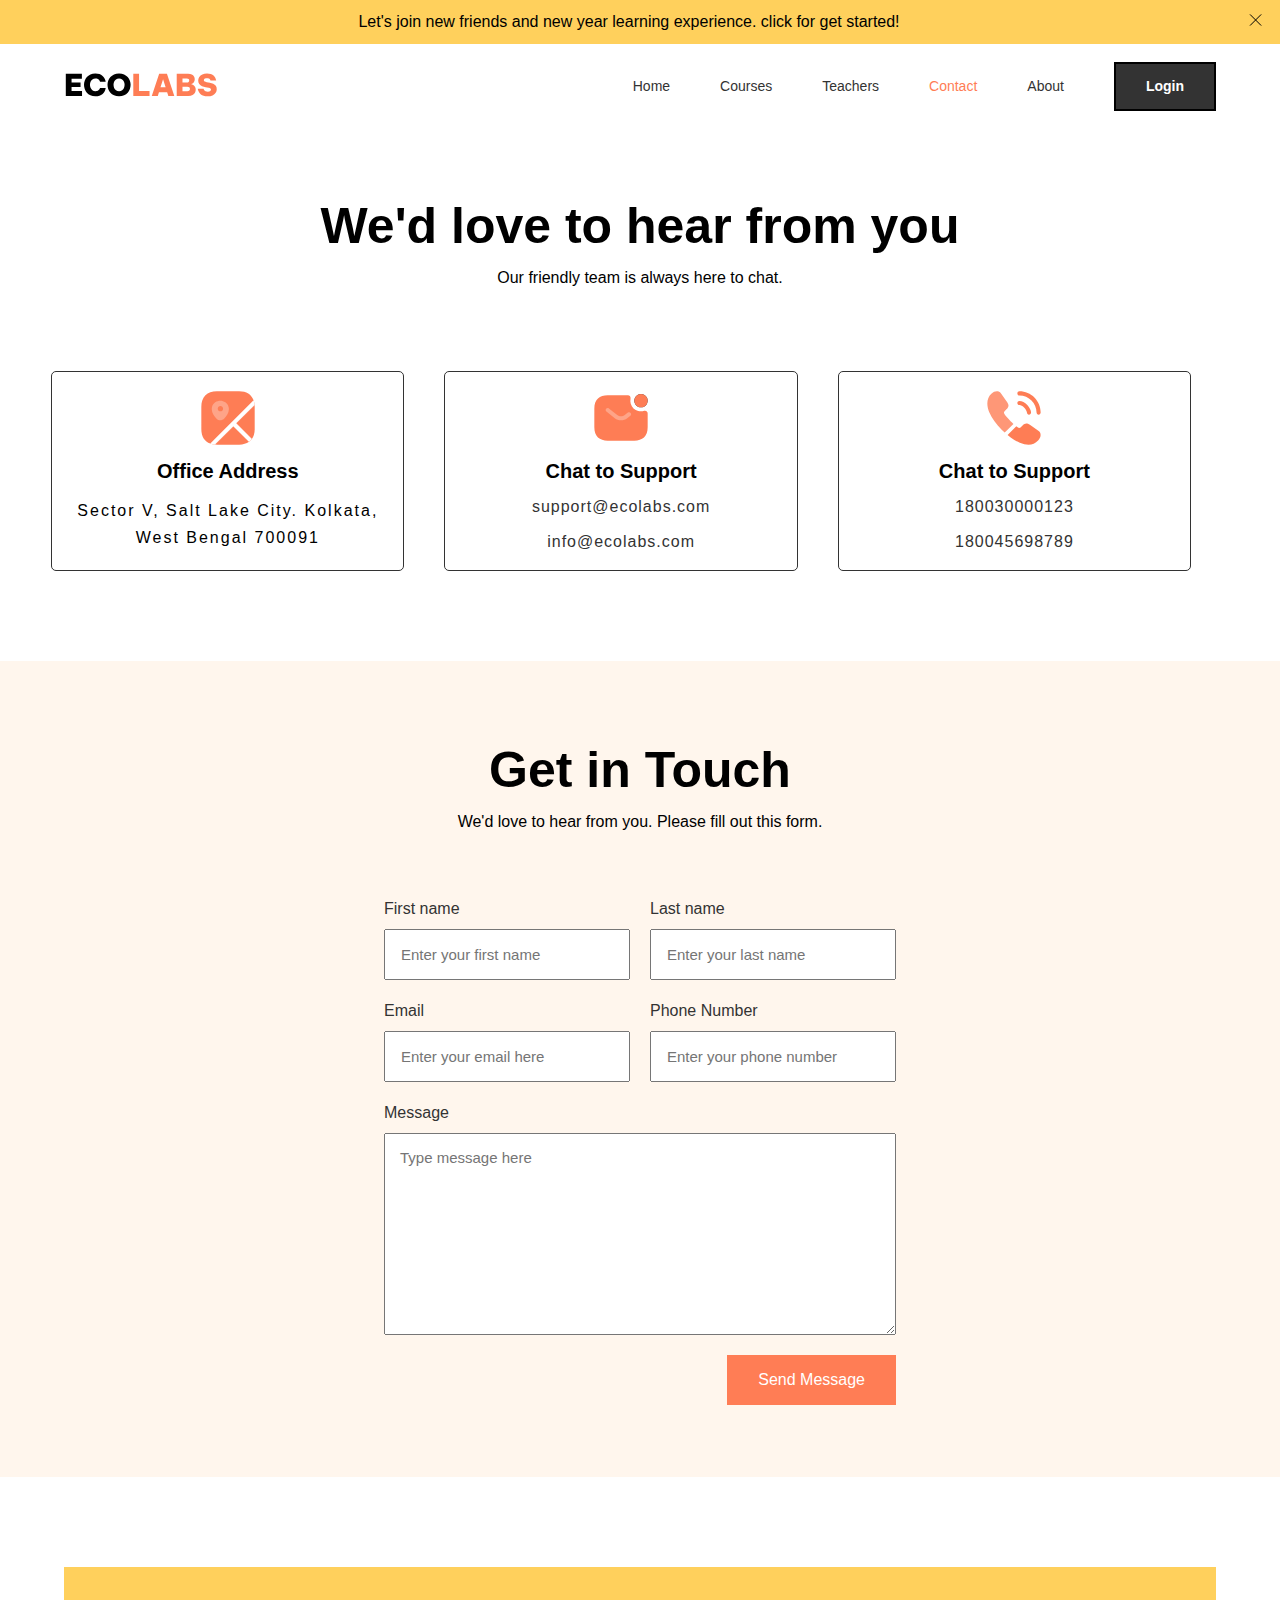
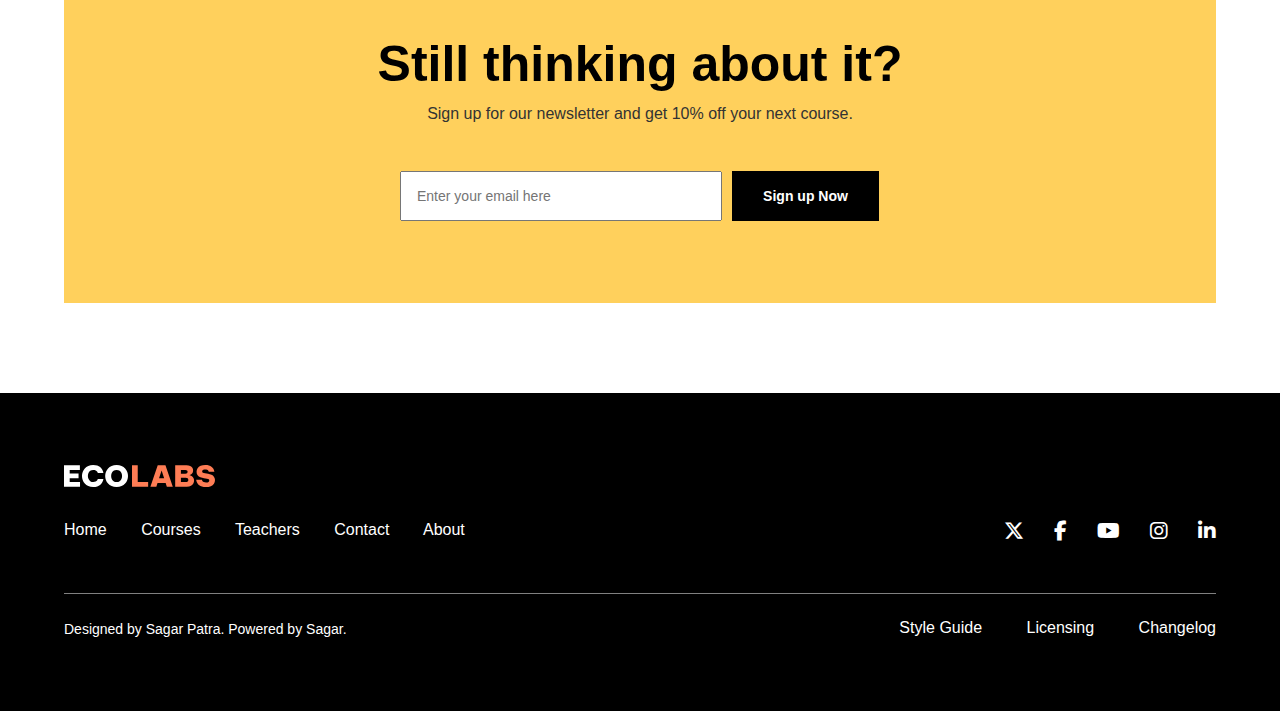
<file: contact.html>
<!DOCTYPE html>
<html lang="en">
<head>
    <meta charset="UTF-8">
    <meta name="viewport" content="width=device-width, initial-scale=1.0">
    <title>Contact EcoLabs</title>
    <!-- favicon -->
    <link rel="icon" href="/assets/logo.jpg">
    <link rel="stylesheet" href="contact.css">
    <link rel="stylesheet" href="@media_contact.css">
    <!-- font awesome icon -->
    <link rel="stylesheet" href="https://cdnjs.cloudflare.com/ajax/libs/font-awesome/6.4.2/css/all.min.css">
</head>
<body>
    <!-- maincontainer -->
    <div id="maincontainer">
        <!-- small heading -->
        <div class="sm-heading h-8 flex w-full items-center relative py-10px px-40px text-center bg-yellow-400">
            <div class="text-heading w-full">Let's join new friends and new year learning experience. click for get started!</div>
            <a class="text-delete" href="#"><img src="/assets/asset 0.svg" alt=""></a>
        </div>
        <!-- navbar -->
        <div id="navbar">
            <div class="logo"><a href="index.html"><img src="/assets/asset 1.svg" alt=""></a></div>
            <ul>
                <li><a href="index.html">Home</a></li>
                <li><a href="course.html">Courses</a></li>
                <li><a href="teachers.html">Teachers</a></li>
                <li><a href="contact.html" class="activated">Contact</a></li>
                <li><a href="about.html">About</a></li>
                <li><a href="login.html" id="contact-text" onclick="blur()">Login</a></li>
                <!-- <label for="show"><li><a href="#" for="show" id="contact-text">Contact</a></li></label> -->
            </ul>
        </div>
        <!-- Hamburger Menu -->
        <nav id="hamburger-nav">
            <input type="checkbox" id="check">
            <!-- <label for="check">
                <i class="ri-menu-3-line menu-btn"></i>
            </label> -->
            <div class="logo">
                <a href="index.html"><img src="/assets/asset 1.svg" alt=""></a>
                <label for="check" class="check-btn">
                    <i class="fa-solid fa-align-right menu-btn"></i>
                </label>
                <!-- <i class="ri-menu-3-line menu-btn"></i> -->
                <!-- <i class="ri-close-line close-btn"></i> -->
            </div>
            <ul class="mainMenu">
                <li><a href="index.html">Home</a></li>
                <li><a href="course.html">Courses</a></li>
                <li><a href="teachers.html">Teachers</a></li>
                <li><a href="contact.html" class="active">Contact</a></li>
                <li><a href="about.html" >About</a></li>
                <li><a href="login.html"  id="txt-contact">Login</a></li>
            </ul>
        </nav>
        <!-- page-title-section -->
        <div class="page-title-section">
            <h2 class="page-title">We'd love to hear from you</h2>
            <div class="sub-heading">Our friendly team is always here to chat.</div>
        </div>
        <!-- contact wrap -->
        <div class="contact-wrap">
            <!-- contact box 1 -->
            <div class="contact-box">
                <div class="contact-box-icon">
                    <img src="/contact_assets/asset 2.svg" alt="">
                </div>
                <!-- contact box title -->
                <div class="contact-box-title">Office Address</div>
                <!-- box paragraph -->
                <div class="contact-box-para">Sector V, Salt Lake City. Kolkata, West Bengal 700091</div>
            </div>
            <!-- contact box 2 -->
            <div class="contact-box">
                <div class="contact-box-icon">
                    <img src="/contact_assets/asset 3.svg" alt="">
                </div>
                <!-- contact box title -->
                <div class="contact-box-title">Chat to Support</div>
                <!-- contact links -->
                <div class="contact-link"><a href="#">support@ecolabs.com</a></div>
                <div class="contact-link"><a href="#">info@ecolabs.com</a></div>
            </div>
            <!-- contact box 3 -->
            <div class="contact-box">
                <div class="contact-box-icon">
                    <img src="/contact_assets/asset 4.svg" alt="">
                </div>
                <!-- contact box title -->
                <div class="contact-box-title">Chat to Support</div>
                <!-- contact links -->
                <div class="contact-link"><a href="#">180030000123</a></div>
                <div class="contact-link"><a href="#">180045698789</a></div>
            </div>
        </div>
        <!-- contact form section -->
        <div class="contact-form-section">
            <h2>Get in Touch</h2>
            <div class="sub-heading">We'd love to hear from you. Please fill out this form.</div>
            <!-- form message -->
            <div class="form">
                <!-- row 1 -->
                <div class="row">
                    <div class="field">
                        <div class="label">First name</div>
                        <input type="text" placeholder="Enter your first name">
                    </div>
                    <div class="field">
                        <div class="label">Last name</div>
                        <input type="text" placeholder="Enter your last name">
                    </div>
                </div>
                <!-- row 2 -->
                <div class="row">
                    <div class="field">
                        <div class="label">Email</div>
                        <input type="email" placeholder="Enter your email here">
                    </div>
                    <div class="field">
                        <div class="label">Phone Number</div>
                        <input type="number" placeholder="Enter your phone number">
                    </div>
                </div>
                <!-- row 3 -->
                <div class="row">
                    <div class="txtarea-field">
                        <div class="label">Message</div>
                        <textarea name="" id="" cols="30" rows="10" placeholder="Type message here"></textarea>
                    </div>
                </div>
                <!-- btn -->
                <div class="msg-btn">
                    <div class="btn">Send Message</div>
                </div>
            </div>
        </div>
        <!-- still thinking -->
        <div class="still-container">
            <div class="still-thinking">
                <h2 class="still-heading">Still thinking about it?</h2>
                <p class="still-desc">Sign up for our newsletter and get 10% off your next course.</p>
                <div class="input-boxBtn">
                    <input type="email" required placeholder="Enter your email here">
                    <a href="#" class="signup-btn">Sign up Now</a>
                </div>
            </div>
        </div>
        <!-- eight section (footer section) -->
        <footer id="footer">
            <!-- footer top -->
            <div class="footer-top">
                <!-- footer left -->
                <div class="ft-left">
                    <!-- footer logo -->
                    <a href="index.html"><img src="/assets/asset 24.svg" class="ft-logo" alt=""></a>
                    <div class="ft-links">
                        <div class="ft-link">
                            <a href="index.html">Home</a>
                            <a href="course.html">Courses</a>
                            <a href="teachers.html">Teachers</a>
                            <a href="contact.html">Contact</a>
                            <a href="about.html">About</a>
                        </div>
                        <!-- footer icons -->
                        <div class="ft-icons">
                            <a href="https://www.twitter.com/"><i class="fa-brands fa-x-twitter"></i></a>
                            <a href="https://www.facebook.com/"><i class="fa-brands fa-facebook-f"></i></a>
                            <a href="https://www.youtube.com/"><i class="fa-brands fa-youtube"></i></a>
                            <a href="https://www.instagram.com/"><i class="fa-brands fa-instagram"></i></a>
                            <a href="https://www.linkedin.com/in/thesagarpatra/"><i class="fa-brands fa-linkedin-in"></i></a>
                        </div>
                    </div>
                </div>
            </div>
            <!-- footer bottom -->
            <div class="footer-bottom">
                <div class="copyright-txt">Designed by <a href="https://www.linkedin.com/in/thesagarpatra/">Sagar Patra</a>. Powered by <a href="https://www.linkedin.com/in/thesagarpatra/">Sagar</a>.</div>
                <div class="ft-rightLinks">
                    <a href="#">Style Guide</a>
                    <a href="#">Licensing</a>
                    <a href="#">Changelog</a>
                </div>
            </div>
        </footer>
        <!-- maincontainer ends -->
    </div>
    <!-- adding JS -->
    <script src="script.js"></script>
</body>
</html>
</file>
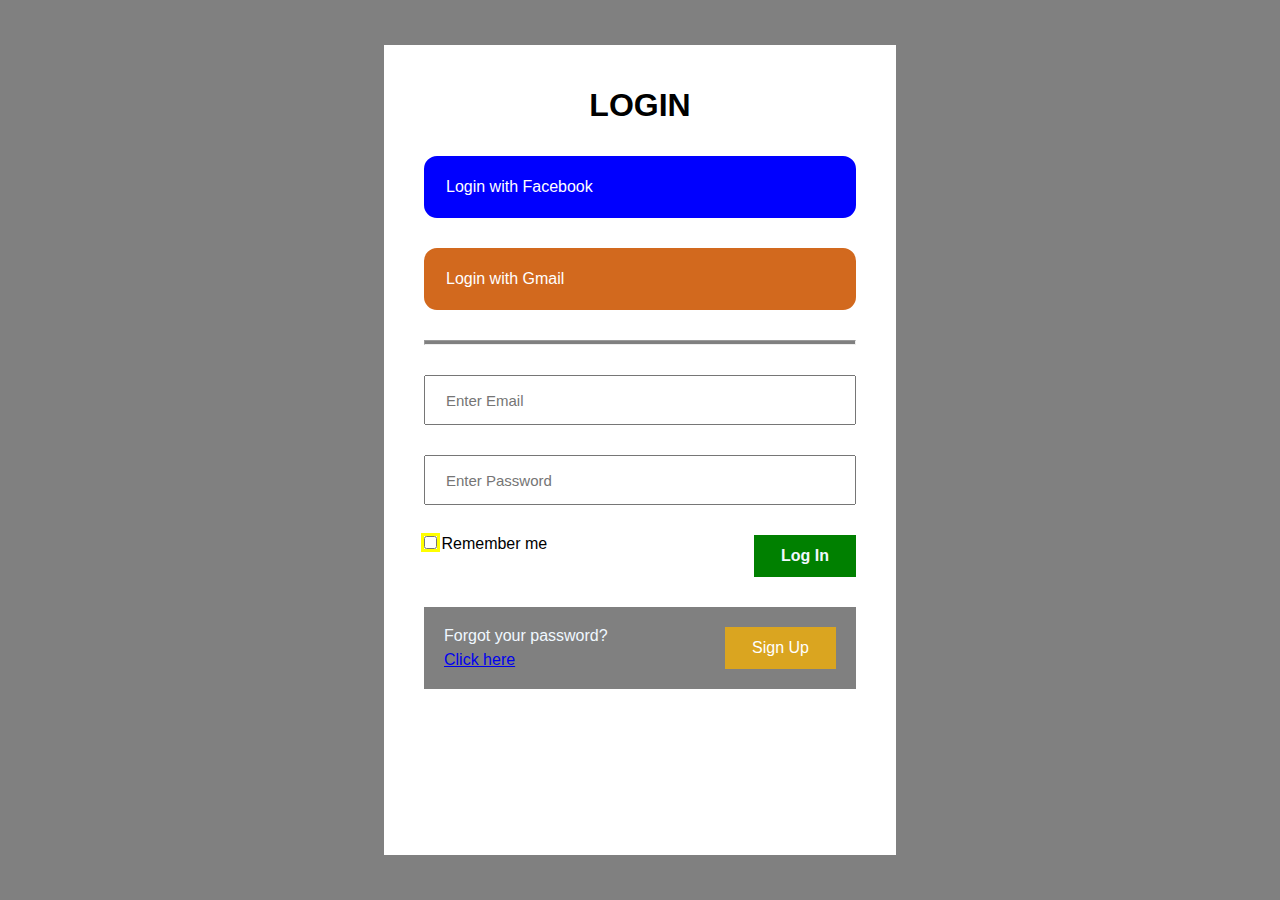
<file: login.html>
<!DOCTYPE html>
<html lang="en">
<head>
    <meta charset="UTF-8">
    <meta name="viewport" content="width=device-width, initial-scale=1.0">
    <title>Login Page</title>
    <!-- favicon -->
    <link rel="icon" href="/assets/logo.jpg">
    <link rel="stylesheet" href="login.css">
    <link rel="stylesheet" href="@media_login.css">
</head>
<body>
    <div id="maincontainer">
        <h2>Login</h2>
        <div class="fb">
            <a href="https://www.facebook.com">Login with Facebook</a>
        </div>
        <div class="gmail">
            <a href="https://www.gmail.com">Login with Gmail</a>
        </div><hr>

        <!-- email input -->
        <input class="input-email" type="email" name="" id="" placeholder="Enter Email">
        <!-- password input -->
        <input class="password" type="password" name="" id="" placeholder="Enter Password">
        <div class="login-flex">
            <div class="remember">
                <!-- remember me -->
                <input type="checkbox">
                <span>Remember me</span>
            </div>
            <!-- login btn -->
            <a href="#" class="login-btn">Log In</a>
        </div>
        <!-- forgot div main -->
        <div class="forgot-div">
            <div class="clickme">
                <div class="forgot">Forgot your password?</div>
                <a href="#" class="click-here">Click here</a>
            </div>
            <a href="#" class="sign-up">Sign Up</a>
        </div>
    </div>
</body>
</html>
</file>
<file: contact.css>
*{
    padding: 0;
    margin: 0;
    box-sizing: border-box;
    font-family: sans-serif;
}

a{
    text-decoration: none;
    color: #333333;
}

#maincontainer{
    height: auto;
    width: 100%;
    /* backdrop-filter: blur(15px); */
}

.sm-heading{
    height: 100%;
    width: 100%;
    position: relative;
    padding: 1vh 1vw;
    display: flex;
    align-items: center;
    text-align: center;
    background-color: #ffd05c;
}

.text-heading{
    width: 99%;
    /* background-color: green; */
}

/* .text-delete{
    align-items: end;
    background-color: red;
} */

#navbar{
    /* background-color: orange; */
    /* border: 2px solid orange; */
    height: 100%;   /* 86px */
    width: 100%;
    padding: 2vh 5vw;
    margin: 0;
    display: flex;
    align-items: center;
    justify-content: space-between;
}

#navbar ul{
    display: flex;
    align-items: center;
    list-style-type: none;
    gap: 50px;
}

#navbar ul li{
    color: #333333;
    display: flex;
    text-decoration: none;
    font-size: 14px;
    line-height: 21px;
    font-family: "Be Vietnam Pro", sans-serif;
}

a.activated{
    color: #ff7d55;
}

/* #contact-text{
    color: white;
    font-weight: bold;
    background-color: #333333;
    border: 1px solid #000;
    padding: 12px 30px;
} */

.contact-text:hover{
    color: white;
    transition: 0.7s ease-in;
}

.contact-text:hover{
    color: #fff;
    background-color: #333333;
}

#navbar ul li a:hover{
    color: #ff7d55;
    /* color: white; */
}

/* ul span li a{
    color: white;
    font-weight: bold;
    background-color: #333333;
    border: 1px solid #000;
    padding: 12px 30px;
} */

a#contact-text{
    color: #fff;
    font-weight: bold;
    background-color: #333333;
    border: 2px solid #000;
    padding: 12px 30px;
}

a#contact-text:hover{
    color: #000;
    background-color: #fff;
    border: 2px solid #000;
    padding: 12px 30px;
    transition: 0.7s ease;
}

/* Popup Login Form */

.popup-container{
    position: absolute;
    top: 50%;
    left: 50%;
    transform: translate(-50%, -50%);
    /* background-color: #FFD05C;
    width: 410px;
    padding: 30px;
    box-shadow: 0 0 8px rgba(0, 0, 0, 0.1); */
}

.popup-container{
    display: none;
    background-color: #FFD05C;
    width: 410px;
    padding: 30px;
    box-shadow: 0 0 8px rgba(0, 0, 0, 0.1);
    position: absolute;
    z-index: 1;
}

#show:checked ~ .popup-container{
    display: block;
}

.popup-container a i{
    color: #fff;
    position: absolute;
    right: 20px;
    top: 15px;
    font-size: 18px;
    cursor: pointer;
}

.popup-container .login-head{
    display: flex;
    text-align: center;
    align-items: center;
    justify-content: space-between;
    color: #fff;
    font-size: 30px;
    font-weight: 600;
    text-align: center;
    padding-bottom: 15px;
    border-bottom: 1px solid #fff;
    /* background-color: gray; */
}

.login-head i{
    /* display: flex; */
    font-size: 18px;
    text-align: center;
    /* align-items: flex-start; */
    justify-content: flex-end;
}

.popup-container form{
    margin-top: -20px;
}

.popup-container form .data{
    height: 45px;
    width: 100%;
    margin: 40px 0;
}

form .data label{
    font-size: 18px;
}

form .data input{
    height: 100%;
    width: 100%;
    padding-left: 10px;
    font-size: 17px;
    border: 1px solid silver;
}

form .data input:focus{
    border-color: #3498db;
    border-bottom-width: 2px;
}

form .forgot-password{
    margin-top: -8px;
}

form .forgot-password a{
    color: #3498db;
    text-decoration: none;
}

form .forgot-password a:hover{
    text-decoration: underline;
}

form .loginBtn{
    margin: 30px 0;
    height: 45px;
    width: 100%;
    position: relative;
    overflow: hidden;
}

form .loginBtn .inner{
    height: 100%;
    width: 300%;
    position: absolute;
    left: -100%;
    z-index: -1;
    background: -webkit-linear-gradient(right, #56d8e4, #9f01ea, #56d8e4, #9f01ea);
    transition: all 0.4s;
}

form .loginBtn:hover .inner{
    left: 0;
}

form .loginBtn button{
    height: 100%;
    width: 100%;
    background: none;
    border: none;
    color: #fff;
    font-weight: 500;
    text-transform: uppercase;
    letter-spacing: 1px;
    cursor: pointer;
}

form .signup-link{
    text-align: center;
}

form .signup-link a{
    color: #3498db;
    text-decoration: none;
}

form .signup-link a:hover{
    text-decoration: underline;
}

/* hamburger css */

#hamburger-nav{
    display: none;
    /* width: 100%; */
}

/* main css starts */

/* page-title-section */

.page-title-section{
    height: 100%;
    width: 100%;
    padding: 0 5vw;
    margin: 60px 0 80px 0;
    /* background-color: #3498db; */
}

.page-title{
    height: 100%;
    width: 100%;
    font-size: 50px;
    line-height: 75px;
    text-align: center;
    /* background-color: #9f01ea; */
}

.sub-heading{
    height: 100%;
    width: 100%;
    font-size: 16px;
    line-height: 27px;
    text-align: center;
    padding: 0 5vw;
    margin-bottom: 7vh;
    /* background-color: aquamarine; */
}

/* contact wrap */

.contact-wrap{
    height: 100%;
    width: 100%;
    padding: 0 4vw;
    display: flex;
    gap: 40px;
    /* background-color: green; */
}

.contact-box{
    height: 200px;
    width: 30%;
    padding: 10px;
    display: flex;
    text-align: center;
    flex-direction: column;
    border: 1px solid #333333;
    border-radius: 5px;
    /* background-color: gray; */
}

.contact-box:hover{
    box-shadow: 10px 5px 5px gray;
    transition: all 0.8s ease;
}

.contact-box-icon{
    height: 40%;
    width: 100%;
    display: flex;
    align-items: center;
    justify-content: center;
}

.contact-box-title{
    height: 20%;
    width: 100%;
    font-size: 20px;
    font-weight: bold;
    line-height: 30px;
    display: flex;
    align-items: center;
    justify-content: center;
    /* background-color: #FFD05C; */
}

.contact-box-para{
    height: 40%;
    width: 100%;
    font-size: 16px;
    line-height: 27px;
    letter-spacing: 2px;
    display: flex;
    align-items: center;
    justify-content: center;
    font-family: "Be Vietnam Pro", sans-serif;
    /* background-color: #ff7d55; */
}

.contact-link{
    height: 20%;
    width: 100%;
    display: flex;
    align-items: center;
    justify-content: center;
    /* background-color: #9f01ea; */
}

.contact-link a{
    /* font-weight: bold; */
    letter-spacing: 1px;
}

.contact-link a:hover{
    color: #ff7d55;
    transition: all 0.7s ease;
}

/* contact-form-section */

.contact-form-section{
    height: 100%;
    width: 100%;
    padding: 8vh 0;
    margin: 10vh 0;
    background-color: #fff6ed;
}

.contact-form-section h2{
    color: #000000;
    text-align: center;
    font-size: 50px;
    line-height: 75px;
}

.form{
    height: 100%;
    width: 590px;
    padding: 0 30%;
    margin: auto;
    display: flex;
    flex-direction: column;
    gap: 20px;
    /* background-color: gray; */
}

.row{
    height: 100%;
    width: 100%;
    display: flex;
    justify-content: space-between;
    /* flex-wrap: wrap; */
    gap: 20px;
}

.field{
    height: 100%;
    width: 50%;
    display: flex;
    flex-direction: column;
    gap: 10px;
}

.txtarea-field{
    height: 100%;
    width: 100%;
    display: flex;
    flex-direction: column;
    gap: 10px;
}

.label{
    color: #333333;
    height: 100%;
    width: 50%;
    font-size: 16px;
    line-height: 21px;
    display: flex;
    flex-direction: column;
}

input{
    padding: 15px;
    font-size: 15px;
}

textarea{
    height: 100%;
    width: 100%;
    padding: 15px;
    font-size: 15px;
}

.msg-btn{
    height: 100%;
    width: 100%;
    display: flex;
    justify-content: end;
}

.btn{
    color: #fff;
    padding: 15px 30px;
    cursor: pointer;
    border: 1px solid #ff7d55;
    background-color: #ff7d55;
}

.btn:hover{
    color: #000;
    background: none;
    transition: all 0.7s ease;
}

/* still thinking */

.still-container{
    height: 100%;
    width: 100%;
    padding: 0 5vw;
    margin: 10vh 0;
    /* background-color: green; */
}

.still-thinking{
    height: 336px;
    width: 100%;
    padding: 60px 40px;
    background-color: #FFD05C;
}

.still-heading{
    text-align: center;
    color: #000000;
    font-size: 50px;
    font-weight: bold;
    line-height: 75px;
}

.still-desc{
    text-align: center;
    color: #333333;
    font-size: 16px;
    line-height: 24px;
}

.input-boxBtn{
    height: 95px;
    width: 480px;
    margin: auto;
    padding-top: 45px;
    display: flex;
    text-align: center;
    /* align-items: center; */
    gap: 10px;
    /* background-color: gray; */
}

.input-boxBtn input{
    color: #333333;
    height: 50px;
    width: 322px;
    padding: 15px;
    font-size: 14px;
    line-height: 20px;
}

.signup-btn{
    color: #fff;
    height: 50px;
    width: 147px;
    font-size: 14px;
    font-weight: bold;
    line-height: 21px;
    text-align: center;
    padding: 14px 30px;
    border: 1px solid #000000;
    background-color: #000000;
}

.signup-btn:hover{
    color: #000000;
    border: 1px solid #000000;
    background-color: #fff;
    transition: all 0.8s ease;
}

/* Footer */

#footer{
    /* display: none; */
    height: 100%;
    width: 100%;
    padding: 8vh 5vw;
    background-color: #000000;
}

.footer-top{
    height: 128px;
    width: 100%;
    margin: auto;
    padding-bottom: 50px;
    /* background-color: #ff7d55; */
}

.ft-left{
    height: 78px;
    width: 100%;
    /* background-color: green; */
}

.ft-links{
    display: flex;
    justify-content: space-between;
    margin-top: 30px;
}

.ft-link a{
    color: #fff;
    margin-right: 30px;
}

.ft-link a:hover{
    color: #ff7d55;
    transition: all 0.7s ease;
}

.ft-icons{
    display: flex;
    gap: 30px;
}

.ft-icons i{
    font-size: 20px;
    color: #fff;
}

.footer-bottom{
    height: 46px;
    width: 100%;
    margin: auto;
    padding-top: 25px;
    display: flex;
    justify-content: space-between;
    border-top: 1px solid gray;
    /* background-color: #FFD05C; */
}

.copyright-txt{
    color: #fff;
    font-size: 14px;
    line-height: 21px;
}

.copyright-txt a{
    color: #fff;
}

.copyright-txt a:hover{
    color: #ff7d55;
    transition: all 0.7s ease;
}

.ft-rightLinks a{
    color: #fff;
    margin-left: 40px;
}

.ft-rightLinks a:hover{
    color: #ff7d55;
    transition: all 0.7s ease;
}
</file>
<file: @media_contact.css>
@media screen and (max-width: 1599px) {
    #maincontainer{
        height: auto;
        width: 100%;
        /* backdrop-filter: blur(15px); */
    }
    
    .sm-heading{
        height: 100%;
        width: 100%;
        position: relative;
        padding: 1vh 1vw;
        display: flex;
        align-items: center;
        text-align: center;
        background-color: #ffd05c;
    }
    
    .text-heading{
        width: 99%;
        /* background-color: green; */
    }
    
    /* .text-delete{
        align-items: end;
        background-color: red;
    } */
    
    #navbar{
        /* background-color: orange; */
        /* border: 2px solid orange; */
        height: 100%;   /* 86px */
        width: 100%;
        padding: 2vh 5vw;
        margin: 0;
        display: flex;
        align-items: center;
        justify-content: space-between;
    }
    
    #navbar ul{
        display: flex;
        align-items: center;
        list-style-type: none;
        gap: 50px;
    }
    
    #navbar ul li{
        color: #333333;
        display: flex;
        text-decoration: none;
        font-size: 14px;
        line-height: 21px;
        font-family: "Be Vietnam Pro", sans-serif;
    }
    
    a.activated{
        color: #ff7d55;
    }
    
    /* #contact-text{
        color: white;
        font-weight: bold;
        background-color: #333333;
        border: 1px solid #000;
        padding: 12px 30px;
    } */
    
    .contact-text:hover{
        color: white;
        transition: 0.7s ease-in;
    }
    
    .contact-text:hover{
        color: #fff;
        background-color: #333333;
    }
    
    #navbar ul li a:hover{
        color: #ff7d55;
        /* color: white; */
    }
    
    /* ul span li a{
        color: white;
        font-weight: bold;
        background-color: #333333;
        border: 1px solid #000;
        padding: 12px 30px;
    } */
    
    a#contact-text{
        color: #fff;
        font-weight: bold;
        background-color: #333333;
        border: 2px solid #000;
        padding: 12px 30px;
    }
    
    a#contact-text:hover{
        color: #000;
        background-color: #fff;
        border: 2px solid #000;
        padding: 12px 30px;
        transition: 0.7s ease;
    }
    
    /* Popup Login Form */
    
    .popup-container{
        position: absolute;
        top: 50%;
        left: 50%;
        transform: translate(-50%, -50%);
        /* background-color: #FFD05C;
        width: 410px;
        padding: 30px;
        box-shadow: 0 0 8px rgba(0, 0, 0, 0.1); */
    }
    
    .popup-container{
        display: none;
        background-color: #FFD05C;
        width: 410px;
        padding: 30px;
        box-shadow: 0 0 8px rgba(0, 0, 0, 0.1);
        position: absolute;
        z-index: 1;
    }
    
    #show:checked ~ .popup-container{
        display: block;
    }
    
    .popup-container a i{
        color: #fff;
        position: absolute;
        right: 20px;
        top: 15px;
        font-size: 18px;
        cursor: pointer;
    }
    
    .popup-container .login-head{
        display: flex;
        text-align: center;
        align-items: center;
        justify-content: space-between;
        color: #fff;
        font-size: 30px;
        font-weight: 600;
        text-align: center;
        padding-bottom: 15px;
        border-bottom: 1px solid #fff;
        /* background-color: gray; */
    }
    
    .login-head i{
        /* display: flex; */
        font-size: 18px;
        text-align: center;
        /* align-items: flex-start; */
        justify-content: flex-end;
    }
    
    .popup-container form{
        margin-top: -20px;
    }
    
    .popup-container form .data{
        height: 45px;
        width: 100%;
        margin: 40px 0;
    }
    
    form .data label{
        font-size: 18px;
    }
    
    form .data input{
        height: 100%;
        width: 100%;
        padding-left: 10px;
        font-size: 17px;
        border: 1px solid silver;
    }
    
    form .data input:focus{
        border-color: #3498db;
        border-bottom-width: 2px;
    }
    
    form .forgot-password{
        margin-top: -8px;
    }
    
    form .forgot-password a{
        color: #3498db;
        text-decoration: none;
    }
    
    form .forgot-password a:hover{
        text-decoration: underline;
    }
    
    form .loginBtn{
        margin: 30px 0;
        height: 45px;
        width: 100%;
        position: relative;
        overflow: hidden;
    }
    
    form .loginBtn .inner{
        height: 100%;
        width: 300%;
        position: absolute;
        left: -100%;
        z-index: -1;
        background: -webkit-linear-gradient(right, #56d8e4, #9f01ea, #56d8e4, #9f01ea);
        transition: all 0.4s;
    }
    
    form .loginBtn:hover .inner{
        left: 0;
    }
    
    form .loginBtn button{
        height: 100%;
        width: 100%;
        background: none;
        border: none;
        color: #fff;
        font-weight: 500;
        text-transform: uppercase;
        letter-spacing: 1px;
        cursor: pointer;
    }
    
    form .signup-link{
        text-align: center;
    }
    
    form .signup-link a{
        color: #3498db;
        text-decoration: none;
    }
    
    form .signup-link a:hover{
        text-decoration: underline;
    }
    
    /* hamburger css */
    
    #hamburger-nav{
        display: none;
        /* width: 100%; */
    }
    
    /* main css starts */
    
    /* page-title-section */
    
    .page-title-section{
        height: 100%;
        width: 100%;
        padding: 0 5vw;
        margin: 60px 0 80px 0;
        /* background-color: #3498db; */
    }
    
    .page-title{
        height: 100%;
        width: 100%;
        font-size: 50px;
        line-height: 75px;
        text-align: center;
        /* background-color: #9f01ea; */
    }
    
    .sub-heading{
        height: 100%;
        width: 100%;
        font-size: 16px;
        line-height: 27px;
        text-align: center;
        padding: 0 5vw;
        margin-bottom: 7vh;
        /* background-color: aquamarine; */
    }
    
    /* contact wrap */
    
    .contact-wrap{
        height: 100%;
        width: 100%;
        padding: 0 4vw;
        display: flex;
        gap: 40px;
        /* background-color: green; */
    }
    
    .contact-box{
        height: 200px;
        width: 30%;
        padding: 10px;
        display: flex;
        text-align: center;
        flex-direction: column;
        border: 1px solid #333333;
        border-radius: 5px;
        /* background-color: gray; */
    }
    
    .contact-box:hover{
        box-shadow: 10px 5px 5px gray;
        transition: all 0.8s ease;
    }
    
    .contact-box-icon{
        height: 40%;
        width: 100%;
        display: flex;
        align-items: center;
        justify-content: center;
    }
    
    .contact-box-title{
        height: 20%;
        width: 100%;
        font-size: 20px;
        font-weight: bold;
        line-height: 30px;
        display: flex;
        align-items: center;
        justify-content: center;
        /* background-color: #FFD05C; */
    }
    
    .contact-box-para{
        height: 40%;
        width: 100%;
        font-size: 16px;
        line-height: 27px;
        letter-spacing: 2px;
        display: flex;
        align-items: center;
        justify-content: center;
        font-family: "Be Vietnam Pro", sans-serif;
        /* background-color: #ff7d55; */
    }
    
    .contact-link{
        height: 20%;
        width: 100%;
        display: flex;
        align-items: center;
        justify-content: center;
        /* background-color: #9f01ea; */
    }
    
    .contact-link a{
        /* font-weight: bold; */
        letter-spacing: 1px;
    }
    
    .contact-link a:hover{
        color: #ff7d55;
        transition: all 0.7s ease;
    }
    
    /* contact-form-section */
    
    .contact-form-section{
        height: 100%;
        width: 100%;
        padding: 8vh 30vw;
        margin: 10vh 0;
        background-color: #fff6ed;
    }
    
    .contact-form-section h2{
        color: #000000;
        text-align: center;
        font-size: 50px;
        line-height: 75px;
    }
    
    .form{
        height: 100%;
        width: 100%;   /* 590px */
        padding: 0;
        margin: auto;
        display: flex;
        flex-direction: column;
        gap: 20px;
        /* background-color: gray; */
    }
    
    .row{
        height: 100%;
        width: 100%;
        display: flex;
        justify-content: space-between;
        /* flex-wrap: wrap; */
        gap: 20px;
    }
    
    .field{
        height: 100%;
        width: 50%;
        display: flex;
        flex-direction: column;
        gap: 10px;
    }
    
    .txtarea-field{
        height: 100%;
        width: 100%;
        display: flex;
        flex-direction: column;
        gap: 10px;
    }
    
    .label{
        color: #333333;
        height: 100%;
        width: 50%;
        font-size: 16px;
        line-height: 21px;
        display: flex;
        flex-direction: column;
    }
    
    input{
        padding: 15px;
        font-size: 15px;
    }
    
    textarea{
        height: 100%;
        width: 100%;
        padding: 15px;
        font-size: 15px;
    }
    
    .msg-btn{
        height: 100%;
        width: 100%;
        display: flex;
        justify-content: end;
    }
    
    .btn{
        color: #fff;
        padding: 15px 30px;
        cursor: pointer;
        border: 1px solid #ff7d55;
        background-color: #ff7d55;
    }
    
    .btn:hover{
        color: #000;
        background: none;
        transition: all 0.7s ease;
    }
    
    /* still thinking */
    
    .still-container{
        height: 100%;
        width: 100%;
        padding: 0 5vw;
        margin: 10vh 0;
        /* background-color: green; */
    }
    
    /* .still-thinking{
        height: 100%;
        width: 100%;
        background-color: gray;
    } */
    
    .still-thinking{
        height: 336px;
        width: 100%;
        padding: 60px 40px;
        background-color: #FFD05C;
    }
    
    .still-heading{
        text-align: center;
        color: #000000;
        font-size: 50px;
        font-weight: bold;
        line-height: 75px;
    }
    
    .still-desc{
        text-align: center;
        color: #333333;
        font-size: 16px;
        line-height: 24px;
    }
    
    .input-boxBtn{
        height: 95px;
        width: 480px;
        margin: auto;
        padding-top: 45px;
        display: flex;
        text-align: center;
        /* align-items: center; */
        gap: 10px;
        /* background-color: gray; */
    }
    
    .input-boxBtn input{
        color: #333333;
        height: 50px;
        width: 322px;
        padding: 15px;
        font-size: 14px;
        line-height: 20px;
    }
    
    .signup-btn{
        color: #fff;
        height: 50px;
        width: 147px;
        font-size: 14px;
        font-weight: bold;
        line-height: 21px;
        text-align: center;
        padding: 14px 30px;
        border: 1px solid #000000;
        background-color: #000000;
    }
    
    .signup-btn:hover{
        color: #000000;
        border: 1px solid #000000;
        background-color: #fff;
        transition: all 0.8s ease;
    }
    
    /* Footer */
    
    #footer{
        /* display: none; */
        height: 100%;
        width: 100%;
        padding: 8vh 5vw;
        background-color: #000000;
    }
    
    .footer-top{
        height: 128px;
        width: 100%;
        margin: auto;
        padding-bottom: 50px;
        /* background-color: #ff7d55; */
    }
    
    .ft-left{
        height: 78px;
        width: 100%;
        /* background-color: green; */
    }
    
    .ft-links{
        display: flex;
        justify-content: space-between;
        margin-top: 30px;
    }
    
    .ft-link a{
        color: #fff;
        margin-right: 30px;
    }
    
    .ft-link a:hover{
        color: #ff7d55;
        transition: all 0.7s ease;
    }
    
    .ft-icons{
        display: flex;
        gap: 30px;
    }
    
    .ft-icons i{
        font-size: 20px;
        color: #fff;
    }
    
    .footer-bottom{
        height: 46px;
        width: 100%;
        margin: auto;
        padding-top: 25px;
        display: flex;
        justify-content: space-between;
        border-top: 1px solid gray;
        /* background-color: #FFD05C; */
    }
    
    .copyright-txt{
        color: #fff;
        font-size: 14px;
        line-height: 21px;
    }
    
    .copyright-txt a{
        color: #fff;
    }
    
    .copyright-txt a:hover{
        color: #ff7d55;
        transition: all 0.7s ease;
    }
    
    .ft-rightLinks a{
        color: #fff;
        margin-left: 40px;
    }
    
    .ft-rightLinks a:hover{
        color: #ff7d55;
        transition: all 0.7s ease;
    }
}

/* ####################################################################################################### */

@media screen and (max-width: 575px) {
    .sm-heading{
        height: 85px;
        width: 100%;
        display: flex;
        justify-content: space-between;
        /* text-align: center; */
        align-items: center;
        padding: 15px 17px;
        background-color: #FFD05C;
    }
    
    #text-heading{
        color: #333333;
        line-height: 21px;
        position: relative;
        left: 0;
        font-size: 14px;
        letter-spacing: 1;
    }

    #navbar{
        display: none;
    }

    #hamburger-nav{
        display: flex;
        height: 80px;
        width: 100%;
    }

    nav{
        width: 100%;
    }
    
    a.active,a:hover{
        color: #ff7d55;
        transition: 1.5s ease;
    }
    
    .logo{
        height: 70px;
        width: 100%;
        padding: 15px 25px;
        padding-top: 30px;
        display: flex;
        justify-content: space-between;
        align-items: center;
    }
    
    .menu-btn{
        font-size: 30px;
        color: #000;
        float: right;
        line-height: 80px;
        cursor: pointer;
    }
    
    #check{
        display: none;
    }
    
    .close-btn{
        font-size: 30px;
        color: #000;
        float: right;
        line-height: 80px;
        cursor: pointer;
        display: none;
    }
    
    ul{
        color: #333333;
        position: absolute;
        width: 100%;
        height: fit-content;
        /* background: rgb(209, 195, 170); */
        background-color: #fff;
        top: -100%;
        left: 0;
        text-align: start;
        transition: all 0.7s;
        margin-top: 148px;
    }

    .mainMenu{
        z-index: 100;
    }
    
    nav ul li{
        display: block;
        padding: 20px;
    }
    
    nav ul li a{
        font-size: 15px;
    }
    
    a:hover, a.active{
        color: #ff7d55;
    }
    
    a#txt-contact{
        border: 2px solid #333333;
        display: block;
        text-align: center;
        padding: 15px 0px;
    }
    
    #check:checked ~ ul{
        top: 0;
    }

    /* Popup Login Form */
    
    .popup-container{
        position: absolute;
        top: 50%;
        left: 50%;
        transform: translate(-50%, -50%);
        /* background-color: #FFD05C;
        width: 410px;
        padding: 30px;
        box-shadow: 0 0 8px rgba(0, 0, 0, 0.1); */
    }
    
    .popup-container{
        display: none;
        background-color: #FFD05C;
        width: 410px;
        padding: 30px;
        box-shadow: 0 0 8px rgba(0, 0, 0, 0.1);
        position: absolute;
        z-index: 1;
    }
    
    #show:checked ~ .popup-container{
        display: block;
    }
    
    .popup-container a i{
        color: #fff;
        position: absolute;
        right: 20px;
        top: 15px;
        font-size: 18px;
        cursor: pointer;
    }
    
    .popup-container .login-head{
        display: flex;
        text-align: center;
        align-items: center;
        justify-content: space-between;
        color: #fff;
        font-size: 30px;
        font-weight: 600;
        text-align: center;
        padding-bottom: 15px;
        border-bottom: 1px solid #fff;
        /* background-color: gray; */
    }
    
    .login-head i{
        /* display: flex; */
        font-size: 18px;
        text-align: center;
        /* align-items: flex-start; */
        justify-content: flex-end;
    }
    
    .popup-container form{
        margin-top: -20px;
    }
    
    .popup-container form .data{
        height: 45px;
        width: 100%;
        margin: 40px 0;
    }
    
    form .data label{
        font-size: 18px;
    }
    
    form .data input{
        height: 100%;
        width: 100%;
        padding-left: 10px;
        font-size: 17px;
        border: 1px solid silver;
    }
    
    form .data input:focus{
        border-color: #3498db;
        border-bottom-width: 2px;
    }
    
    form .forgot-password{
        margin-top: -8px;
    }
    
    form .forgot-password a{
        color: #3498db;
        text-decoration: none;
    }
    
    form .forgot-password a:hover{
        text-decoration: underline;
    }
    
    form .loginBtn{
        margin: 30px 0;
        height: 45px;
        width: 100%;
        position: relative;
        overflow: hidden;
    }
    
    form .loginBtn .inner{
        height: 100%;
        width: 300%;
        position: absolute;
        left: -100%;
        z-index: -1;
        background: -webkit-linear-gradient(right, #56d8e4, #9f01ea, #56d8e4, #9f01ea);
        transition: all 0.4s;
    }
    
    form .loginBtn:hover .inner{
        left: 0;
    }
    
    form .loginBtn button{
        height: 100%;
        width: 100%;
        background: none;
        border: none;
        color: #fff;
        font-weight: 500;
        text-transform: uppercase;
        letter-spacing: 1px;
        cursor: pointer;
    }
    
    form .signup-link{
        text-align: center;
    }
    
    form .signup-link a{
        color: #3498db;
        text-decoration: none;
    }
    
    form .signup-link a:hover{
        text-decoration: underline;
    }

    /* container html starts */

    /* page-title-section */

    .page-title-section{
        height: 100%;
        width: 100%;
        padding: 0 5vw;
        margin: 5vh 0;
        /* background-color: #3498db; */
    }

    .page-title{
        height: 100%;
        width: 100%;
        font-size: 38px;
        line-height: 50px;
        text-align: center;
        /* background-color: #9f01ea; */
    }

    .sub-heading{
        height: 100%;
        width: 100%;
        font-size: 17px;
        line-height: 27px;
        text-align: center;
        padding: 0 1vw;
        /* background-color: aquamarine; */
    }

    /* contact wrap */

    .contact-wrap{
        height: 100%;
        width: 100%;
        padding: 0 4vw;
        display: flex;
        flex-wrap: wrap;
        justify-content: center;
        gap: 40px;
        /* background-color: green; */
    }

    .contact-box{
        height: 200px;
        width: 90%;
        padding: 10px;
        display: flex;
        text-align: center;
        flex-direction: column;
        border: 1px solid #333333;
        border-radius: 5px;
        /* background-color: gray; */
    }

    .contact-box:hover{
        box-shadow: 10px 5px 5px gray;
        transition: all 0.8s ease;
    }

    .contact-box-icon{
        height: 40%;
        width: 100%;
        display: flex;
        align-items: center;
        justify-content: center;
    }

    .contact-box-title{
        height: 20%;
        width: 100%;
        font-size: 20px;
        font-weight: bold;
        line-height: 30px;
        display: flex;
        align-items: center;
        justify-content: center;
        /* background-color: #FFD05C; */
    }

    .contact-box-para{
        height: 40%;
        width: 100%;
        font-size: 16px;
        line-height: 27px;
        letter-spacing: 2px;
        display: flex;
        align-items: center;
        justify-content: center;
        font-family: "Be Vietnam Pro", sans-serif;
        /* background-color: #ff7d55; */
    }

    .contact-link{
        height: 20%;
        width: 100%;
        display: flex;
        align-items: center;
        justify-content: center;
        /* background-color: #9f01ea; */
    }

    .contact-link a{
        /* font-weight: bold; */
        letter-spacing: 1px;
    }

    .contact-link a:hover{
        color: #ff7d55;
        transition: all 0.7s ease;
    }

    /* contact-form-section */

    .contact-form-section{
        height: 100%;
        width: 100%;
        padding: 8vh 5vw;
        margin: 10vh 0;
        background-color: #fff6ed;
    }

    .contact-form-section h2{
        color: #000000;
        text-align: center;
        font-size: 30px;
        line-height: 50px;
    }

    .form{
        height: 100%;
        width: 100%; /* 590px */
        padding: 0;
        margin: auto;
        display: flex;
        flex-direction: column;
        gap: 20px;
        /* background-color: gray; */
    }

    .row{
        height: 100%;
        width: 100%;
        display: flex;
        justify-content: space-between;
        /* flex-wrap: wrap; */
        gap: 20px;
    }

    .field{
        height: 100%;
        width: 50%;
        display: flex;
        flex-direction: column;
        gap: 10px;
    }

    .txtarea-field{
        height: 100%;
        width: 100%;
        display: flex;
        flex-direction: column;
        gap: 10px;
    }

    .label{
        color: #333333;
        height: 100%;
        width: 50%;
        font-size: 16px;
        line-height: 21px;
        display: flex;
        flex-direction: column;
    }

    input{
        padding: 15px;
        font-size: 15px;
    }

    textarea{
        height: 100%;
        width: 100%;
        padding: 15px;
        font-size: 15px;
    }

    .msg-btn{
        height: 100%;
        width: 100%;
        display: flex;
        justify-content: end;
    }

    .btn{
        color: #fff;
        padding: 15px 30px;
        cursor: pointer;
        border: 1px solid #ff7d55;
        background-color: #ff7d55;
    }

    .btn:hover{
        color: #000;
        background: none;
        transition: all 0.7s ease;
    }

    /* still thinking */

    .still-container{
        height: 100%;
        width: 100%;
        padding: 0 3vw;
        margin: 10vh 0;
        /* background-color: green; */
    }

    /* .still-thinking{
        height: 100%;
        width: 100%;
        background-color: gray;
    } */

    .still-thinking{
        height: 100%;
        width: 100%;
        padding: 50px 25px;
        background-color: #FFD05C;
    }

    .still-heading{
        text-align: center;
        color: #000000;
        font-size: 35px;
        font-weight: bold;
        line-height: 45px;
    }

    .still-desc{
        text-align: center;
        color: #333333;
        font-size: 15px;
        line-height: 21px;
    }

    .input-boxBtn{
        height: 100%;
        width: 100%;
        margin: auto;
        padding-top: 45px;
        display: flex;
        text-align: center;
        /* align-items: center; */
        gap: 10px;
        /* background-color: gray; */
    }

    .input-boxBtn input{
        color: #333333;
        height: 100%;
        width: 65%;
        padding: 15px;
        font-size: 14px;
        line-height: 20px;
    }

    .signup-btn{
        color: #fff;
        height: 100%;
        width: 35%;
        font-size: 14px;
        font-weight: bold;
        line-height: 21px;
        text-align: center;
        padding: 14px 20px;
        border: 1px solid #000000;
        background-color: #000000;
    }

    .signup-btn:hover{
        color: #000000;
        border: 1px solid #000000;
        background-color: #fff;
        transition: all 0.8s ease;
    }

    /* Footer */

    #footer{
        /* display: none; */
        height: 100%;
        width: 100%;
        padding: 8vh 5vw;
        background-color: #000000;
    }

    .footer-top{
        height: 100%;
        width: 100%;
        margin: auto;
        padding-bottom: 30px;
        display: flex;
        flex-wrap: wrap;
        /* background-color: #ff7d55; */
    }

    .ft-left{
        height: 100%;
        width: 100%;
        display: flex;
        flex-wrap: wrap;
        /* background-color: green; */
    }

    .ft-left a{
        margin: 0px auto;
    }

    .ft-links{
        display: flex;
        justify-content: center;
        flex-wrap: wrap;
        margin-top: 30px;
        gap: 30px;
    }

    .ft-link a{
        color: #fff;
        margin-right: 30px;
    }

    .ft-link a:hover{
        color: #ff7d55;
        transition: all 0.7s ease;
    }

    .ft-icons{
        display: flex;
        gap: 35px;
    }

    .ft-icons i{
        font-size: 20px;
        color: #fff;
    }

    .footer-bottom{
        height: 100%;
        width: 100%;
        margin: 0;
        padding-top: 25px;
        display: flex;
        flex-wrap: wrap;
        /* text-align: center; */
        justify-content: center;
        border-top: 1px solid gray;
        gap: 30px;
        /* background-color: #FFD05C; */
    }

    .copyright-txt{
        color: #fff;
        font-size: 14px;
        line-height: 21px;
    }

    .copyright-txt a{
        color: #fff;
    }

    .copyright-txt a:hover{
        color: #ff7d55;
        transition: all 0.7s ease;
    }

    .ft-rightLinks{
        display: flex;
        gap: 30px;
    }

    .ft-rightLinks a{
        color: #fff;
        margin-left: 0;
    }

    .ft-rightLinks a:hover{
        color: #ff7d55;
        transition: all 0.7s ease;
    }

}

/* ###################################################################################################### */

@media screen and (max-width: 479px) {
    .sm-heading{
        height: 85px;
        width: 100%;
        display: flex;
        justify-content: space-between;
        /* text-align: center; */
        align-items: center;
        padding: 15px 17px;
        background-color: #FFD05C;
    }
    
    #text-heading{
        color: #333333;
        line-height: 21px;
        position: relative;
        left: 0;
        font-size: 14px;
        letter-spacing: 1;
    }

    #navbar{
        display: none;
    }

    #hamburger-nav{
        display: flex;
        height: 80px;
        width: 100%;
    }

    nav{
        width: 100%;
    }
    
    a.active,a:hover{
        color: #ff7d55;
        transition: 1.5s ease;
    }
    
    .logo{
        height: 70px;
        width: 100%;
        padding: 15px 25px;
        padding-top: 30px;
        display: flex;
        justify-content: space-between;
        align-items: center;
    }
    
    .menu-btn{
        font-size: 30px;
        color: #000;
        float: right;
        line-height: 80px;
        cursor: pointer;
    }
    
    #check{
        display: none;
    }
    
    .close-btn{
        font-size: 30px;
        color: #000;
        float: right;
        line-height: 80px;
        cursor: pointer;
        display: none;
    }
    
    ul{
        color: #333333;
        position: absolute;
        width: 100%;
        height: fit-content;
        /* background: rgb(209, 195, 170); */
        background-color: #fff;
        top: -100%;
        left: 0;
        text-align: start;
        transition: all 0.7s;
        margin-top: 148px;
    }

    .mainMenu{
        z-index: 100;
    }
    
    nav ul li{
        display: block;
        padding: 20px;
    }
    
    nav ul li a{
        font-size: 15px;
    }
    
    a:hover, a.active{
        color: #ff7d55;
    }
    
    a#txt-contact{
        border: 2px solid #333333;
        display: block;
        text-align: center;
        padding: 15px 0px;
    }
    
    #check:checked ~ ul{
        top: 0;
    }

    /* Popup Login Form */
    
    .popup-container{
        position: absolute;
        top: 50%;
        left: 50%;
        transform: translate(-50%, -50%);
        /* background-color: #FFD05C;
        width: 410px;
        padding: 30px;
        box-shadow: 0 0 8px rgba(0, 0, 0, 0.1); */
    }
    
    .popup-container{
        display: none;
        background-color: #FFD05C;
        width: 410px;
        padding: 30px;
        box-shadow: 0 0 8px rgba(0, 0, 0, 0.1);
        position: absolute;
        z-index: 1;
    }
    
    #show:checked ~ .popup-container{
        display: block;
    }
    
    .popup-container a i{
        color: #fff;
        position: absolute;
        right: 20px;
        top: 15px;
        font-size: 18px;
        cursor: pointer;
    }
    
    .popup-container .login-head{
        display: flex;
        text-align: center;
        align-items: center;
        justify-content: space-between;
        color: #fff;
        font-size: 30px;
        font-weight: 600;
        text-align: center;
        padding-bottom: 15px;
        border-bottom: 1px solid #fff;
        /* background-color: gray; */
    }
    
    .login-head i{
        /* display: flex; */
        font-size: 18px;
        text-align: center;
        /* align-items: flex-start; */
        justify-content: flex-end;
    }
    
    .popup-container form{
        margin-top: -20px;
    }
    
    .popup-container form .data{
        height: 45px;
        width: 100%;
        margin: 40px 0;
    }
    
    form .data label{
        font-size: 18px;
    }
    
    form .data input{
        height: 100%;
        width: 100%;
        padding-left: 10px;
        font-size: 17px;
        border: 1px solid silver;
    }
    
    form .data input:focus{
        border-color: #3498db;
        border-bottom-width: 2px;
    }
    
    form .forgot-password{
        margin-top: -8px;
    }
    
    form .forgot-password a{
        color: #3498db;
        text-decoration: none;
    }
    
    form .forgot-password a:hover{
        text-decoration: underline;
    }
    
    form .loginBtn{
        margin: 30px 0;
        height: 45px;
        width: 100%;
        position: relative;
        overflow: hidden;
    }
    
    form .loginBtn .inner{
        height: 100%;
        width: 300%;
        position: absolute;
        left: -100%;
        z-index: -1;
        background: -webkit-linear-gradient(right, #56d8e4, #9f01ea, #56d8e4, #9f01ea);
        transition: all 0.4s;
    }
    
    form .loginBtn:hover .inner{
        left: 0;
    }
    
    form .loginBtn button{
        height: 100%;
        width: 100%;
        background: none;
        border: none;
        color: #fff;
        font-weight: 500;
        text-transform: uppercase;
        letter-spacing: 1px;
        cursor: pointer;
    }
    
    form .signup-link{
        text-align: center;
    }
    
    form .signup-link a{
        color: #3498db;
        text-decoration: none;
    }
    
    form .signup-link a:hover{
        text-decoration: underline;
    }

    /* container html starts */

    /* page-title-section */

    .page-title-section{
        height: 100%;
        width: 100%;
        padding: 0 5vw;
        margin: 5vh 0;
        /* background-color: #3498db; */
    }

    .page-title{
        height: 100%;
        width: 100%;
        font-size: 38px;
        line-height: 50px;
        text-align: center;
        /* background-color: #9f01ea; */
    }

    .sub-heading{
        height: 100%;
        width: 100%;
        font-size: 17px;
        line-height: 27px;
        text-align: center;
        padding: 0 1vw;
        /* background-color: aquamarine; */
    }

    /* contact wrap */

    .contact-wrap{
        height: 100%;
        width: 100%;
        padding: 0 4vw;
        display: flex;
        flex-wrap: wrap;
        justify-content: center;
        gap: 40px;
        /* background-color: green; */
    }

    .contact-box{
        height: 200px;
        width: 90%;
        padding: 10px;
        display: flex;
        text-align: center;
        flex-direction: column;
        border: 1px solid #333333;
        border-radius: 5px;
        /* background-color: gray; */
    }

    .contact-box:hover{
        box-shadow: 10px 5px 5px gray;
        transition: all 0.8s ease;
    }

    .contact-box-icon{
        height: 40%;
        width: 100%;
        display: flex;
        align-items: center;
        justify-content: center;
    }

    .contact-box-title{
        height: 20%;
        width: 100%;
        font-size: 20px;
        font-weight: bold;
        line-height: 30px;
        display: flex;
        align-items: center;
        justify-content: center;
        /* background-color: #FFD05C; */
    }

    .contact-box-para{
        height: 40%;
        width: 100%;
        font-size: 16px;
        line-height: 27px;
        letter-spacing: 2px;
        display: flex;
        align-items: center;
        justify-content: center;
        font-family: "Be Vietnam Pro", sans-serif;
        /* background-color: #ff7d55; */
    }

    .contact-link{
        height: 20%;
        width: 100%;
        display: flex;
        align-items: center;
        justify-content: center;
        /* background-color: #9f01ea; */
    }

    .contact-link a{
        /* font-weight: bold; */
        letter-spacing: 1px;
    }

    .contact-link a:hover{
        color: #ff7d55;
        transition: all 0.7s ease;
    }

    /* contact-form-section */

    .contact-form-section{
        height: 100%;
        width: 100%;
        padding: 8vh 5vw;
        margin: 10vh 0;
        background-color: #fff6ed;
    }

    .contact-form-section h2{
        color: #000000;
        text-align: center;
        font-size: 30px;
        line-height: 50px;
    }

    .form{
        height: 100%;
        width: 100%; /* 590px */
        padding: 0;
        margin: auto;
        display: flex;
        flex-direction: column;
        gap: 20px;
        /* background-color: gray; */
    }

    .row{
        height: 100%;
        width: 100%;
        display: flex;
        flex-direction: column;
        justify-content: space-between;
        /* flex-wrap: wrap; */
        gap: 20px;
    }

    .field{
        height: 100%;
        width: 100%;
        display: flex;
        flex-direction: column;
        gap: 10px;
    }

    .txtarea-field{
        height: 100%;
        width: 100%;
        display: flex;
        flex-direction: column;
        gap: 10px;
    }

    .label{
        color: #333333;
        height: 100%;
        width: 100%;
        font-size: 16px;
        line-height: 21px;
        display: flex;
        flex-direction: column;
    }

    input{
        padding: 13px;
        font-size: 15px;
    }

    textarea{
        height: 100%;
        width: 100%;
        padding: 15px;
        font-size: 15px;
    }

    .msg-btn{
        height: 100%;
        width: 100%;
        display: flex;
        justify-content: end;
    }

    .btn{
        color: #fff;
        padding: 15px 30px;
        cursor: pointer;
        border: 1px solid #ff7d55;
        background-color: #ff7d55;
    }

    .btn:hover{
        color: #000;
        background: none;
        transition: all 0.7s ease;
    }

    /* still thinking */

    .still-container{
        height: 100%;
        width: 100%;
        padding: 0 3vw;
        margin: 10vh 0;
        /* background-color: green; */
    }

    .still-thinking{
        height: 100%;
        width: 100%;
        padding: 40px 20px;
        background-color: #FFD05C;
    }

    .still-heading{
        text-align: center;
        color: #000000;
        font-size: 30px;
        font-weight: bold;
        line-height: 45px;
    }

    .still-desc{
        text-align: center;
        color: #333333;
        font-size: 15px;
        line-height: 21px;
    }

    .input-boxBtn{
        height: 100%;
        width: 100%;
        margin: auto;
        padding-top: 35px;
        display: flex;
        flex-wrap: wrap;
        text-align: center;
        /* align-items: center; */
        gap: 10px;
        /* background-color: gray; */
    }

    .input-boxBtn input{
        color: #333333;
        height: 100%;
        width: 100%;
        padding: 15px;
        font-size: 14px;
        line-height: 20px;
    }

    .signup-btn{
        color: #fff;
        height: 100%;
        width: 100%;
        font-size: 14px;
        font-weight: bold;
        line-height: 21px;
        text-align: center;
        padding: 14px 20px;
        border: 1px solid #000000;
        background-color: #000000;
    }

    .signup-btn:hover{
        color: #000000;
        border: 1px solid #000000;
        background-color: #fff;
        transition: all 0.8s ease;
    }

    /* Footer */

    #footer{
        /* display: none; */
        height: 100%;
        width: 100%;
        padding: 8vh 5vw;
        background-color: #000000;
    }

    .footer-top{
        height: 100%;
        width: 100%;
        margin: auto;
        padding-bottom: 30px;
        display: flex;
        flex-wrap: wrap;
        /* background-color: #ff7d55; */
    }

    .ft-left{
        height: 100%;
        width: 100%;
        display: flex;
        flex-wrap: wrap;
        /* background-color: green; */
    }

    .ft-left a{
        margin: 0px auto;
    }

    .ft-links{
        display: flex;
        justify-content: center;
        flex-wrap: wrap;
        margin-top: 30px;
        gap: 30px;
    }

    .ft-link a{
        color: #fff;
        font-size: 13px;
        margin-right: 20px;
    }

    .ft-link a:hover{
        color: #ff7d55;
        transition: all 0.7s ease;
    }

    .ft-icons{
        display: flex;
        gap: 35px;
    }

    .ft-icons i{
        font-size: 20px;
        color: #fff;
    }

    .footer-bottom{
        height: 100%;
        width: 100%;
        margin: 0;
        padding-top: 25px;
        display: flex;
        flex-wrap: wrap;
        /* text-align: center; */
        justify-content: center;
        border-top: 1px solid gray;
        gap: 30px;
        /* background-color: #FFD05C; */
    }

    .copyright-txt{
        color: #fff;
        font-size: 14px;
        line-height: 21px;
    }

    .copyright-txt a{
        color: #fff;
    }

    .copyright-txt a:hover{
        color: #ff7d55;
        transition: all 0.7s ease;
    }

    .ft-rightLinks{
        display: flex;
        gap: 30px;
    }

    .ft-rightLinks a{
        color: #fff;
        margin-left: 0;
    }

    .ft-rightLinks a:hover{
        color: #ff7d55;
        transition: all 0.7s ease;
    }

}

/* ###################################################################################################### */

@media screen and (max-width: 379px) {
    .sm-heading{
        height: 85px;
        width: 100%;
        display: flex;
        justify-content: space-between;
        /* text-align: center; */
        align-items: center;
        padding: 15px 17px;
        background-color: #FFD05C;
    }
    
    #text-heading{
        color: #333333;
        line-height: 21px;
        position: relative;
        left: 0;
        font-size: 14px;
        letter-spacing: 1;
    }

    #navbar{
        display: none;
    }

    #hamburger-nav{
        display: flex;
        height: 80px;
        width: 100%;
    }

    nav{
        width: 100%;
    }
    
    a.active,a:hover{
        color: #ff7d55;
        transition: 1.5s ease;
    }
    
    .logo{
        height: 70px;
        width: 100%;
        padding: 15px 25px;
        padding-top: 30px;
        display: flex;
        justify-content: space-between;
        align-items: center;
    }
    
    .menu-btn{
        font-size: 30px;
        color: #000;
        float: right;
        line-height: 80px;
        cursor: pointer;
    }
    
    #check{
        display: none;
    }
    
    .close-btn{
        font-size: 30px;
        color: #000;
        float: right;
        line-height: 80px;
        cursor: pointer;
        display: none;
    }
    
    ul{
        color: #333333;
        position: absolute;
        width: 100%;
        height: fit-content;
        /* background: rgb(209, 195, 170); */
        background-color: #fff;
        top: -100%;
        left: 0;
        text-align: start;
        transition: all 0.7s;
        margin-top: 148px;
    }

    .mainMenu{
        z-index: 100;
    }
    
    nav ul li{
        display: block;
        padding: 20px;
    }
    
    nav ul li a{
        font-size: 15px;
    }
    
    a:hover, a.active{
        color: #ff7d55;
    }
    
    a#txt-contact{
        border: 2px solid #333333;
        display: block;
        text-align: center;
        padding: 15px 0px;
    }
    
    #check:checked ~ ul{
        top: 0;
    }

    /* Popup Login Form */
    
    .popup-container{
        position: absolute;
        top: 50%;
        left: 50%;
        transform: translate(-50%, -50%);
        /* background-color: #FFD05C;
        width: 410px;
        padding: 30px;
        box-shadow: 0 0 8px rgba(0, 0, 0, 0.1); */
    }
    
    .popup-container{
        display: none;
        background-color: #FFD05C;
        width: 410px;
        padding: 30px;
        box-shadow: 0 0 8px rgba(0, 0, 0, 0.1);
        position: absolute;
        z-index: 1;
    }
    
    #show:checked ~ .popup-container{
        display: block;
    }
    
    .popup-container a i{
        color: #fff;
        position: absolute;
        right: 20px;
        top: 15px;
        font-size: 18px;
        cursor: pointer;
    }
    
    .popup-container .login-head{
        display: flex;
        text-align: center;
        align-items: center;
        justify-content: space-between;
        color: #fff;
        font-size: 30px;
        font-weight: 600;
        text-align: center;
        padding-bottom: 15px;
        border-bottom: 1px solid #fff;
        /* background-color: gray; */
    }
    
    .login-head i{
        /* display: flex; */
        font-size: 18px;
        text-align: center;
        /* align-items: flex-start; */
        justify-content: flex-end;
    }
    
    .popup-container form{
        margin-top: -20px;
    }
    
    .popup-container form .data{
        height: 45px;
        width: 100%;
        margin: 40px 0;
    }
    
    form .data label{
        font-size: 18px;
    }
    
    form .data input{
        height: 100%;
        width: 100%;
        padding-left: 10px;
        font-size: 17px;
        border: 1px solid silver;
    }
    
    form .data input:focus{
        border-color: #3498db;
        border-bottom-width: 2px;
    }
    
    form .forgot-password{
        margin-top: -8px;
    }
    
    form .forgot-password a{
        color: #3498db;
        text-decoration: none;
    }
    
    form .forgot-password a:hover{
        text-decoration: underline;
    }
    
    form .loginBtn{
        margin: 30px 0;
        height: 45px;
        width: 100%;
        position: relative;
        overflow: hidden;
    }
    
    form .loginBtn .inner{
        height: 100%;
        width: 300%;
        position: absolute;
        left: -100%;
        z-index: -1;
        background: -webkit-linear-gradient(right, #56d8e4, #9f01ea, #56d8e4, #9f01ea);
        transition: all 0.4s;
    }
    
    form .loginBtn:hover .inner{
        left: 0;
    }
    
    form .loginBtn button{
        height: 100%;
        width: 100%;
        background: none;
        border: none;
        color: #fff;
        font-weight: 500;
        text-transform: uppercase;
        letter-spacing: 1px;
        cursor: pointer;
    }
    
    form .signup-link{
        text-align: center;
    }
    
    form .signup-link a{
        color: #3498db;
        text-decoration: none;
    }
    
    form .signup-link a:hover{
        text-decoration: underline;
    }

    /* container html starts */

    /* page-title-section */

    .page-title-section{
        height: 100%;
        width: 100%;
        padding: 0 5vw;
        margin: 5vh 0;
        /* background-color: #3498db; */
    }

    .page-title{
        height: 100%;
        width: 100%;
        font-size: 30px;
        line-height: 40px;
        text-align: center;
        /* background-color: #9f01ea; */
    }

    .sub-heading{
        height: 100%;
        width: 100%;
        font-size: 17px;
        line-height: 27px;
        text-align: center;
        padding: 0 1vw;
        /* background-color: aquamarine; */
    }

    /* contact wrap */

    .contact-wrap{
        height: 100%;
        width: 100%;
        padding: 0 4vw;
        display: flex;
        flex-wrap: wrap;
        justify-content: center;
        gap: 40px;
        /* background-color: green; */
    }

    .contact-box{
        height: 200px;
        width: 90%;
        padding: 10px;
        display: flex;
        text-align: center;
        flex-direction: column;
        border: 1px solid #333333;
        border-radius: 5px;
        /* background-color: gray; */
    }

    .contact-box:hover{
        box-shadow: 10px 5px 5px gray;
        transition: all 0.8s ease;
    }

    .contact-box-icon{
        height: 40%;
        width: 100%;
        display: flex;
        align-items: center;
        justify-content: center;
    }

    .contact-box-title{
        height: 20%;
        width: 100%;
        font-size: 20px;
        font-weight: bold;
        line-height: 30px;
        display: flex;
        align-items: center;
        justify-content: center;
        /* background-color: #FFD05C; */
    }

    .contact-box-para{
        height: 40%;
        width: 100%;
        font-size: 16px;
        line-height: 27px;
        letter-spacing: 2px;
        display: flex;
        align-items: center;
        justify-content: center;
        font-family: "Be Vietnam Pro", sans-serif;
        /* background-color: #ff7d55; */
    }

    .contact-link{
        height: 20%;
        width: 100%;
        display: flex;
        align-items: center;
        justify-content: center;
        /* background-color: #9f01ea; */
    }

    .contact-link a{
        /* font-weight: bold; */
        letter-spacing: 1px;
    }

    .contact-link a:hover{
        color: #ff7d55;
        transition: all 0.7s ease;
    }

    /* contact-form-section */

    .contact-form-section{
        height: 100%;
        width: 100%;
        padding: 8vh 5vw;
        margin: 10vh 0;
        background-color: #fff6ed;
    }

    .contact-form-section h2{
        color: #000000;
        text-align: center;
        font-size: 30px;
        line-height: 50px;
    }

    .form{
        height: 100%;
        width: 100%; /* 590px */
        padding: 0;
        margin: auto;
        display: flex;
        flex-direction: column;
        gap: 20px;
        /* background-color: gray; */
    }

    .row{
        height: 100%;
        width: 100%;
        display: flex;
        flex-direction: column;
        justify-content: space-between;
        /* flex-wrap: wrap; */
        gap: 20px;
    }

    .field{
        height: 100%;
        width: 100%;
        display: flex;
        flex-direction: column;
        gap: 10px;
    }

    .txtarea-field{
        height: 100%;
        width: 100%;
        display: flex;
        flex-direction: column;
        gap: 10px;
    }

    .label{
        color: #333333;
        height: 100%;
        width: 100%;
        font-size: 16px;
        line-height: 21px;
        display: flex;
        flex-direction: column;
    }

    input{
        padding: 13px;
        font-size: 15px;
    }

    textarea{
        height: 100%;
        width: 100%;
        padding: 15px;
        font-size: 15px;
    }

    .msg-btn{
        height: 100%;
        width: 100%;
        display: flex;
        justify-content: end;
    }

    .btn{
        color: #fff;
        padding: 15px 30px;
        cursor: pointer;
        border: 1px solid #ff7d55;
        background-color: #ff7d55;
    }

    .btn:hover{
        color: #000;
        background: none;
        transition: all 0.7s ease;
    }

    /* still thinking */

    .still-container{
        height: 100%;
        width: 100%;
        padding: 0 3vw;
        margin: 10vh 0;
        /* background-color: green; */
    }

    /* .still-thinking{
        height: 100%;
        width: 100%;
        background-color: gray;
    } */

    .still-thinking{
        height: 100%;
        width: 100%;
        padding: 40px 20px;
        background-color: #FFD05C;
    }

    .still-heading{
        text-align: center;
        color: #000000;
        font-size: 27px;
        font-weight: bold;
        line-height: 45px;
    }

    .still-desc{
        text-align: center;
        color: #333333;
        font-size: 15px;
        line-height: 21px;
    }

    .input-boxBtn{
        height: 100%;
        width: 100%;
        margin: auto;
        padding-top: 35px;
        display: flex;
        flex-wrap: wrap;
        text-align: center;
        /* align-items: center; */
        gap: 10px;
        /* background-color: gray; */
    }

    .input-boxBtn input{
        color: #333333;
        height: 100%;
        width: 100%;
        padding: 15px;
        font-size: 14px;
        line-height: 20px;
    }

    .signup-btn{
        color: #fff;
        height: 100%;
        width: 100%;
        font-size: 14px;
        font-weight: bold;
        line-height: 21px;
        text-align: center;
        padding: 14px 20px;
        border: 1px solid #000000;
        background-color: #000000;
    }

    .signup-btn:hover{
        color: #000000;
        border: 1px solid #000000;
        background-color: #fff;
        transition: all 0.8s ease;
    }

    /* Footer */

    #footer{
        /* display: none; */
        height: 100%;
        width: 100%;
        padding: 8vh 5vw;
        background-color: #000000;
    }

    .footer-top{
        height: 100%;
        width: 100%;
        margin: auto;
        padding-bottom: 30px;
        display: flex;
        flex-wrap: wrap;
        /* background-color: #ff7d55; */
    }

    .ft-left{
        height: 100%;
        width: 100%;
        display: flex;
        flex-wrap: wrap;
        /* background-color: green; */
    }

    .ft-left a{
        margin: 0px auto;
    }

    .ft-links{
        display: flex;
        justify-content: center;
        flex-wrap: wrap;
        margin-top: 30px;
        gap: 30px;
    }

    .ft-link{
        display: flex;
        gap: 20px;
    }

    .ft-link a{
        color: #fff;
        margin-right: 0;
    }

    .ft-link a:hover{
        color: #ff7d55;
        transition: all 0.7s ease;
    }

    .ft-icons{
        display: flex;
        gap: 35px;
    }

    .ft-icons i{
        font-size: 20px;
        color: #fff;
    }

    .footer-bottom{
        height: 100%;
        width: 100%;
        margin: 0;
        padding-top: 25px;
        display: flex;
        flex-wrap: wrap;
        /* text-align: center; */
        justify-content: center;
        border-top: 1px solid gray;
        gap: 30px;
        /* background-color: #FFD05C; */
    }

    .copyright-txt{
        color: #fff;
        font-size: 14px;
        line-height: 21px;
    }

    .copyright-txt a{
        color: #fff;
    }

    .copyright-txt a:hover{
        color: #ff7d55;
        transition: all 0.7s ease;
    }

    .ft-rightLinks{
        display: flex;
        gap: 20px;
    }

    .ft-rightLinks a{
        color: #fff;
        margin-left: 0;
        font-size: 15px;
    }

    .ft-rightLinks a:hover{
        color: #ff7d55;
        transition: all 0.7s ease;
    }

}
</file>
<file: login.css>
*{
    padding: 0;
    margin: 0;
    box-sizing: border-box;
    font-family: sans-serif, "Poppins";
}

body{
    background-color: gray;
}

#maincontainer{
    background-color: white;
    height: 90vh;
    width: 35vw;
    margin: 5vh auto;
    padding: 20px 40px;
}

h2{
    color: black;
    text-align: center;
    text-transform: uppercase;
    font-size: 2rem;
    border: 2px solid white;
    padding: 20px 0 0 0;
}

.fb{
    margin: 30px 0;
    color: white;
    padding: 20px;
    border: 2px solid blue;
    border-radius: 13px;
    background-color: blue;
}

.fb a{
    color: white;
    text-decoration: none;
}

.gmail{
    margin: 30px 0;
    color: white;
    padding: 20px;
    border: 2px solid chocolate;
    border-radius: 13px;
    background-color: chocolate;
}

.gmail a{
    color: white;
    text-decoration: none;
}

hr{
    height: 5px;
    background-color: gray;
}

.input-email{
    height: 50px;
    width: 100%;
    padding: 20px;
    font-size: 15px;
    margin: 30px 0;
}

.password{
    height: 50px;
    width: 100%;
    padding: 20px;
    font-size: 15px;
    margin-bottom: 30px;
}

.login-flex{
    display: flex;
    justify-content: space-between;
}

input[type="checkbox"]{
    outline: 3px solid yellow;
    color: yellow;
    background-color: yellow;
}

.login-btn{
    color: aliceblue;
    font-weight: bold;
    text-decoration: none;
    padding: 10px 25px;
    border: 2px solid green;
    background-color: green;
}
.login-btn:hover{
    color: green;
    background-color: white;
    transition: all 0.9s ease;
}

.forgot-div{
    margin-top: 30px;
    display: flex;
    justify-content: space-between;
    padding: 20px 20px;
    background-color: gray;
}

.forgot{
    color: aliceblue;
}

.clickme{
    display: flex;
    flex-direction: column;
    justify-content: space-between;
}

.clickme a:hover{
    text-decoration: none;
}

.sign-up{
    color: white;
    text-decoration: none;
    padding: 10px 25px;
    border: 2px solid goldenrod;
    background-color: goldenrod;
}

.sign-up:hover{
    color: goldenrod;
    background-color: white;
    transition: all 0.9s ease;
}
</file>
<file: @media_login.css>
@media screen and (max-width: 1599px) {
    body{
        background-color: gray;
    }
    
    #maincontainer{
        background-color: white;
        height: 90vh;
        width: 35vw;
        margin: 5vh auto;
        padding: 20px 40px;
    }
    
    h2{
        color: black;
        text-align: center;
        text-transform: uppercase;
        font-size: 2rem;
        border: 2px solid white;
        padding: 20px 0 0 0;
    }
    
    .fb{
        margin: 30px 0;
        color: white;
        padding: 20px;
        border: 2px solid blue;
        border-radius: 13px;
        background-color: blue;
    }
    
    .fb a{
        color: white;
        text-decoration: none;
    }
    
    .gmail{
        margin: 30px 0;
        color: white;
        padding: 20px;
        border: 2px solid chocolate;
        border-radius: 13px;
        background-color: chocolate;
    }
    
    .gmail a{
        color: white;
        text-decoration: none;
    }
    
    hr{
        height: 5px;
        background-color: gray;
    }
    
    .input-email{
        height: 50px;
        width: 100%;
        padding: 20px;
        font-size: 15px;
        margin: 30px 0;
    }
    
    .password{
        height: 50px;
        width: 100%;
        padding: 20px;
        font-size: 15px;
        margin-bottom: 30px;
    }
    
    .login-flex{
        display: flex;
        justify-content: space-between;
    }
    
    input[type="checkbox"]{
        outline: 3px solid yellow;
        color: yellow;
        background-color: yellow;
    }
    
    .login-btn{
        color: aliceblue;
        font-weight: bold;
        text-decoration: none;
        padding: 10px 25px;
        border: 2px solid green;
        background-color: green;
    }
    .login-btn:hover{
        color: green;
        background-color: white;
        transition: all 0.9s ease;
    }
    
    .forgot-div{
        margin-top: 30px;
        display: flex;
        justify-content: space-between;
        padding: 20px 20px;
        background-color: gray;
    }
    
    .forgot{
        color: aliceblue;
    }
    
    .clickme{
        display: flex;
        flex-direction: column;
        justify-content: space-between;
    }
    
    .clickme a:hover{
        text-decoration: none;
    }
    
    .sign-up{
        color: white;
        text-decoration: none;
        padding: 10px 25px;
        border: 2px solid goldenrod;
        background-color: goldenrod;
    }
    
    .sign-up:hover{
        color: goldenrod;
        background-color: white;
        transition: all 0.9s ease;
    }
}

/* ################################################################################################## */

@media screen and (max-width: 1359px) {
    body{
        background-color: gray;
    }
    
    #maincontainer{
        background-color: white;
        height: 90vh;
        width: 40vw;
        margin: 5vh auto;
        padding: 20px 40px;
    }
    
    h2{
        color: black;
        text-align: center;
        text-transform: uppercase;
        font-size: 2rem;
        border: 2px solid white;
        padding: 20px 0 0 0;
    }
    
    .fb{
        margin: 30px 0;
        color: white;
        padding: 20px;
        border: 2px solid blue;
        border-radius: 13px;
        background-color: blue;
    }
    
    .fb a{
        color: white;
        text-decoration: none;
    }
    
    .gmail{
        margin: 30px 0;
        color: white;
        padding: 20px;
        border: 2px solid chocolate;
        border-radius: 13px;
        background-color: chocolate;
    }
    
    .gmail a{
        color: white;
        text-decoration: none;
    }
    
    hr{
        height: 5px;
        background-color: gray;
    }
    
    .input-email{
        height: 50px;
        width: 100%;
        padding: 20px;
        font-size: 15px;
        margin: 30px 0;
    }
    
    .password{
        height: 50px;
        width: 100%;
        padding: 20px;
        font-size: 15px;
        margin-bottom: 30px;
    }
    
    .login-flex{
        display: flex;
        justify-content: space-between;
    }
    
    input[type="checkbox"]{
        outline: 3px solid yellow;
        color: yellow;
        background-color: yellow;
    }
    
    .login-btn{
        color: aliceblue;
        font-weight: bold;
        text-decoration: none;
        padding: 10px 25px;
        border: 2px solid green;
        background-color: green;
    }
    .login-btn:hover{
        color: green;
        background-color: white;
        transition: all 0.9s ease;
    }
    
    .forgot-div{
        margin-top: 30px;
        display: flex;
        justify-content: space-between;
        padding: 20px 20px;
        background-color: gray;
    }
    
    .forgot{
        color: aliceblue;
    }
    
    .clickme{
        display: flex;
        flex-direction: column;
        justify-content: space-between;
    }
    
    .clickme a:hover{
        text-decoration: none;
    }
    
    .sign-up{
        color: white;
        text-decoration: none;
        padding: 10px 25px;
        border: 2px solid goldenrod;
        background-color: goldenrod;
    }
    
    .sign-up:hover{
        color: goldenrod;
        background-color: white;
        transition: all 0.9s ease;
    }
}

/* ################################################################################################## */

@media screen and (max-width: 1199px) {
    body{
        background-color: gray;
    }
    
    #maincontainer{
        background-color: white;
        height: 90vh;
        width: 42vw;
        margin: 5vh auto;
        padding: 20px 40px;
    }
    
    h2{
        color: black;
        text-align: center;
        text-transform: uppercase;
        font-size: 2rem;
        border: 2px solid white;
        padding: 20px 0 0 0;
    }
    
    .fb{
        margin: 30px 0;
        color: white;
        padding: 20px;
        border: 2px solid blue;
        border-radius: 13px;
        background-color: blue;
    }
    
    .fb a{
        color: white;
        text-decoration: none;
    }
    
    .gmail{
        margin: 30px 0;
        color: white;
        padding: 20px;
        border: 2px solid chocolate;
        border-radius: 13px;
        background-color: chocolate;
    }
    
    .gmail a{
        color: white;
        text-decoration: none;
    }
    
    hr{
        height: 5px;
        background-color: gray;
    }
    
    .input-email{
        height: 50px;
        width: 100%;
        padding: 20px;
        font-size: 15px;
        margin: 30px 0;
    }
    
    .password{
        height: 50px;
        width: 100%;
        padding: 20px;
        font-size: 15px;
        margin-bottom: 30px;
    }
    
    .login-flex{
        display: flex;
        justify-content: space-between;
    }
    
    input[type="checkbox"]{
        outline: 3px solid yellow;
        color: yellow;
        background-color: yellow;
    }
    
    .login-btn{
        color: aliceblue;
        font-weight: bold;
        text-decoration: none;
        padding: 10px 25px;
        border: 2px solid green;
        background-color: green;
    }
    .login-btn:hover{
        color: green;
        background-color: white;
        transition: all 0.9s ease;
    }
    
    .forgot-div{
        margin-top: 30px;
        display: flex;
        justify-content: space-between;
        padding: 20px 20px;
        background-color: gray;
    }
    
    .forgot{
        color: aliceblue;
    }
    
    .clickme{
        display: flex;
        flex-direction: column;
        justify-content: space-between;
    }
    
    .clickme a:hover{
        text-decoration: none;
    }
    
    .sign-up{
        color: white;
        text-decoration: none;
        padding: 10px 25px;
        border: 2px solid goldenrod;
        background-color: goldenrod;
    }
    
    .sign-up:hover{
        color: goldenrod;
        background-color: white;
        transition: all 0.9s ease;
    }
}

/* ################################################################################################ */

@media screen and (max-width: 575px) {
    body{
        background-color: gray;
    }
    
    #maincontainer{
        background-color: white;
        height: 90vh;
        width: 90vw;
        margin: 5vh auto;
        padding: 20px 40px;
    }
    
    h2{
        color: black;
        text-align: center;
        text-transform: uppercase;
        font-size: 2rem;
        border: 2px solid white;
        padding: 20px 0 0 0;
    }
    
    .fb{
        margin: 30px 0;
        color: white;
        padding: 20px;
        border: 2px solid blue;
        border-radius: 13px;
        background-color: blue;
    }
    
    .fb a{
        color: white;
        text-decoration: none;
    }
    
    .gmail{
        margin: 30px 0;
        color: white;
        padding: 20px;
        border: 2px solid chocolate;
        border-radius: 13px;
        background-color: chocolate;
    }
    
    .gmail a{
        color: white;
        text-decoration: none;
    }
    
    hr{
        height: 5px;
        background-color: gray;
    }
    
    .input-email{
        height: 50px;
        width: 100%;
        padding: 20px;
        font-size: 15px;
        margin: 30px 0;
    }
    
    .password{
        height: 50px;
        width: 100%;
        padding: 20px;
        font-size: 15px;
        margin-bottom: 30px;
    }
    
    .login-flex{
        display: flex;
        justify-content: space-between;
    }
    
    input[type="checkbox"]{
        outline: 3px solid yellow;
        color: yellow;
        background-color: yellow;
    }
    
    .login-btn{
        color: aliceblue;
        font-weight: bold;
        text-decoration: none;
        padding: 10px 25px;
        border: 2px solid green;
        background-color: green;
    }
    .login-btn:hover{
        color: green;
        background-color: white;
        transition: all 0.9s ease;
    }
    
    .forgot-div{
        margin-top: 30px;
        display: flex;
        justify-content: space-between;
        padding: 20px 20px;
        background-color: gray;
    }
    
    .forgot{
        color: aliceblue;
    }
    
    .clickme{
        display: flex;
        flex-direction: column;
        justify-content: space-between;
    }
    
    .clickme a:hover{
        text-decoration: none;
    }
    
    .sign-up{
        color: white;
        text-decoration: none;
        padding: 10px 25px;
        border: 2px solid goldenrod;
        background-color: goldenrod;
    }
    
    .sign-up:hover{
        color: goldenrod;
        background-color: white;
        transition: all 0.9s ease;
    }
}

/* ################################################################################################### */

@media screen and (max-width: 479px) {
    body{
        background-color: gray;
    }
    
    #maincontainer{
        background-color: white;
        height: 85vh;
        width: 90vw;
        margin: 7vh auto;
        padding: 20px 15px;
    }
    
    h2{
        color: black;
        text-align: center;
        text-transform: uppercase;
        font-size: 2rem;
        border: 2px solid white;
        padding: 20px 0 0 0;
    }
    
    .fb{
        margin: 30px 0;
        color: white;
        padding: 20px;
        border: 2px solid blue;
        border-radius: 13px;
        background-color: blue;
    }
    
    .fb a{
        color: white;
        text-decoration: none;
    }
    
    .gmail{
        margin: 30px 0;
        color: white;
        padding: 20px;
        border: 2px solid chocolate;
        border-radius: 13px;
        background-color: chocolate;
    }
    
    .gmail a{
        color: white;
        text-decoration: none;
    }
    
    hr{
        height: 5px;
        background-color: gray;
    }
    
    .input-email{
        height: 50px;
        width: 100%;
        padding: 15px;
        font-size: 15px;
        margin: 30px 0;
    }
    
    .password{
        height: 50px;
        width: 100%;
        padding: 15px;
        font-size: 15px;
        margin-bottom: 30px;
    }
    
    .login-flex{
        text-align: center;
        align-items: center;
        display: flex;
        justify-content: space-between;
    }
    
    input[type="checkbox"]{
        outline: 3px solid yellow;
        color: yellow;
        background-color: yellow;
    }
    
    .login-btn{
        color: aliceblue;
        font-weight: bold;
        text-decoration: none;
        padding: 10px 25px;
        border: 2px solid green;
        background-color: green;
    }
    .login-btn:hover{
        color: green;
        background-color: white;
        transition: all 0.9s ease;
    }
    
    .forgot-div{
        margin-top: 15px;
        display: flex;
        flex-wrap: wrap;
        justify-content: space-between;
        padding: 20px 10px;
        background-color: gray;
    }
    
    .forgot{
        color: aliceblue;
        font-size: 14px;
    }
    
    .clickme{
        display: flex;
        flex-direction: column;
        justify-content: space-between;
    }
    
    .clickme a:hover{
        text-decoration: none;
    }
    
    .sign-up{
        margin: 5px 0;
        width: 100%;
        color: white;
        text-align: center;
        text-decoration: none;
        padding: 10px 5px;
        border: 2px solid goldenrod;
        background-color: goldenrod;
    }
    
    .sign-up:hover{
        color: goldenrod;
        background-color: white;
        transition: all 0.9s ease;
    }
}

/* ################################################################################################### */

@media screen and (max-width: 320px) {
    body{
        background-color: gray;
    }
    
    #maincontainer{
        background-color: white;
        height: 86vh;
        width: 90vw;
        margin: 8vh auto;
        padding: 20px 20px;
    }
    
    h2{
        color: black;
        text-align: center;
        text-transform: uppercase;
        font-size: 2rem;
        border: 2px solid white;
        padding: 20px 0 0 0;
    }
    
    .fb{
        margin: 30px 0;
        color: white;
        padding: 20px;
        border: 2px solid blue;
        border-radius: 13px;
        background-color: blue;
    }
    
    .fb a{
        color: white;
        text-decoration: none;
    }
    
    .gmail{
        margin: 30px 0;
        color: white;
        padding: 20px;
        border: 2px solid chocolate;
        border-radius: 13px;
        background-color: chocolate;
    }
    
    .gmail a{
        color: white;
        text-decoration: none;
    }
    
    hr{
        height: 5px;
        background-color: gray;
    }
    
    .input-email{
        height: 50px;
        width: 100%;
        padding: 20px;
        font-size: 15px;
        margin: 30px 0;
    }
    
    .password{
        height: 50px;
        width: 100%;
        padding: 20px;
        font-size: 15px;
        margin-bottom: 30px;
    }
    
    .login-flex{
        display: flex;
        justify-content: space-between;
    }
    
    input[type="checkbox"]{
        outline: 3px solid yellow;
        color: yellow;
        background-color: yellow;
    }
    
    .login-btn{
        color: aliceblue;
        font-weight: bold;
        text-decoration: none;
        padding: 10px 25px;
        border: 2px solid green;
        background-color: green;
    }
    .login-btn:hover{
        color: green;
        background-color: white;
        transition: all 0.9s ease;
    }
    
    .forgot-div{
        margin-top: 30px;
        display: flex;
        justify-content: space-between;
        padding: 20px 20px;
        background-color: gray;
    }
    
    .forgot{
        color: aliceblue;
    }
    
    .clickme{
        display: flex;
        flex-direction: column;
        justify-content: space-between;
    }
    
    .clickme a:hover{
        text-decoration: none;
    }
    
    .sign-up{
        color: white;
        text-decoration: none;
        padding: 10px 25px;
        border: 2px solid goldenrod;
        background-color: goldenrod;
    }
    
    .sign-up:hover{
        color: goldenrod;
        background-color: white;
        transition: all 0.9s ease;
    }
}
</file>
